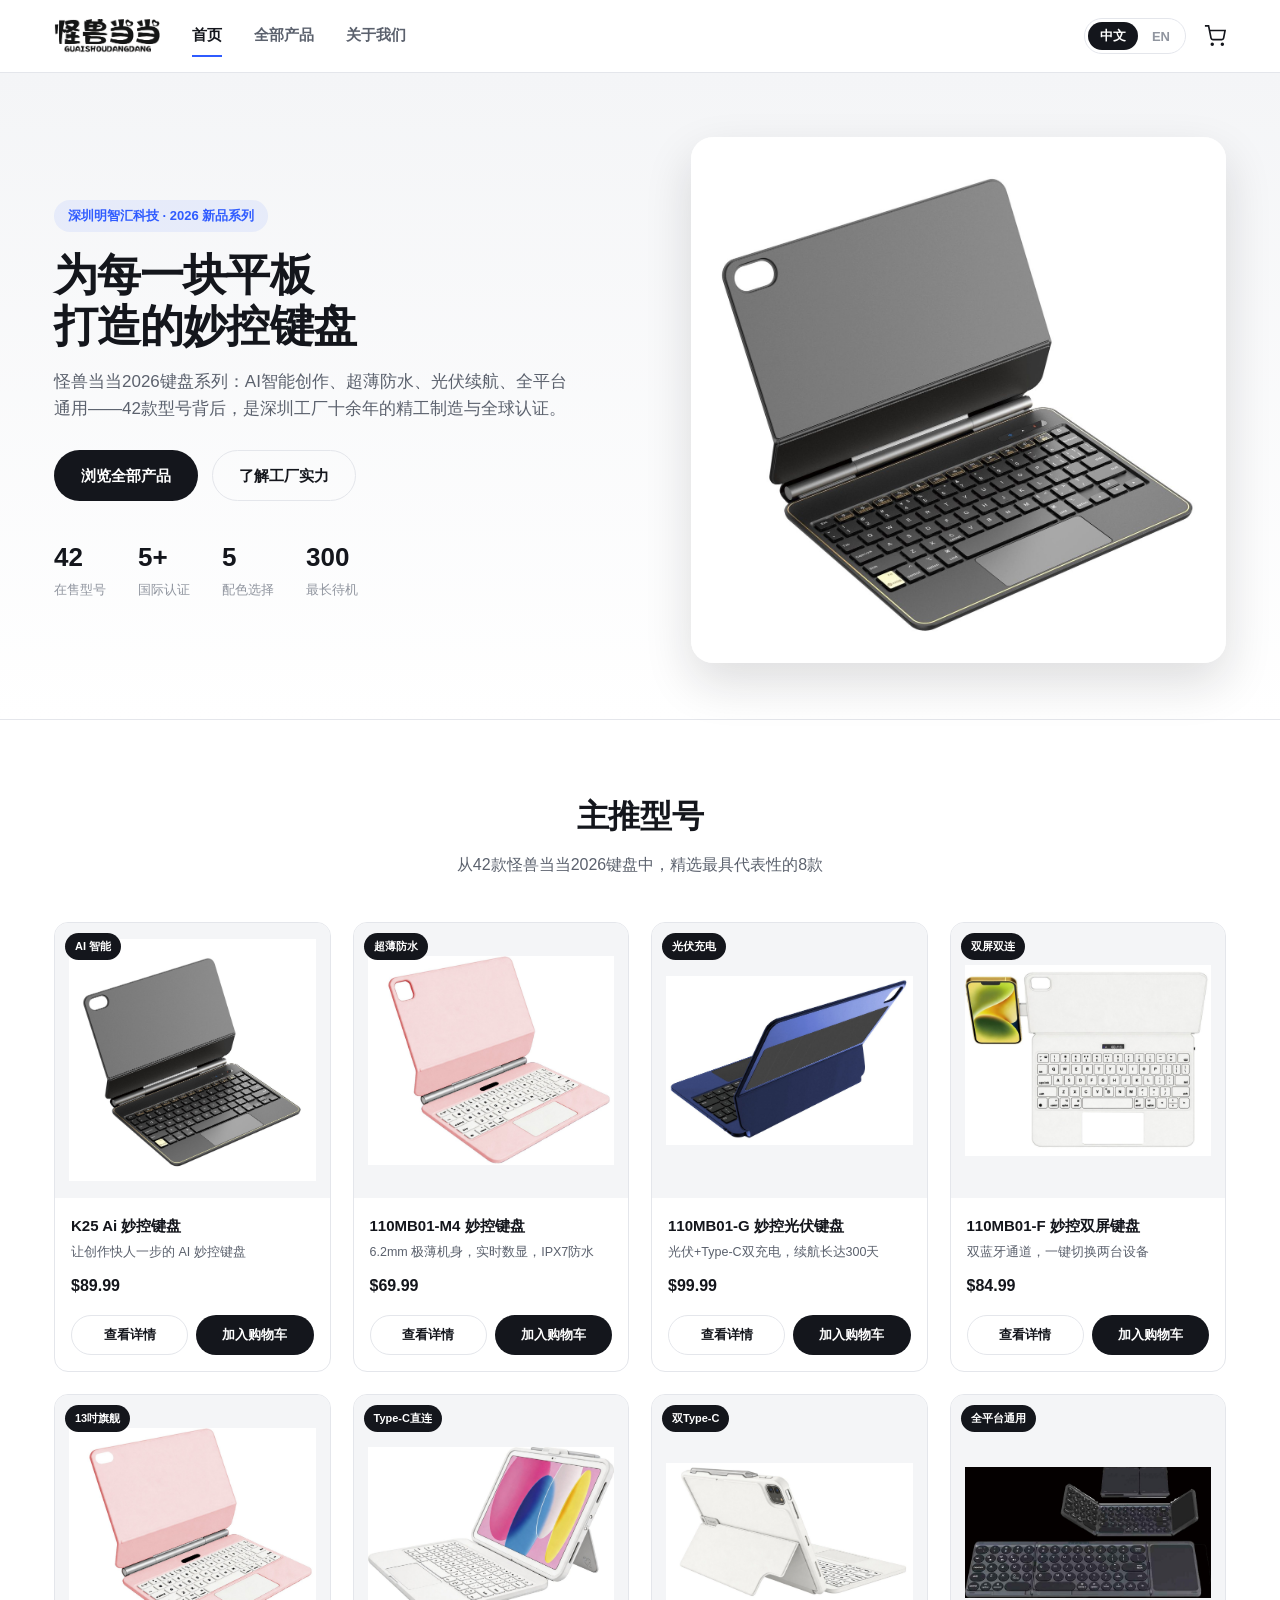
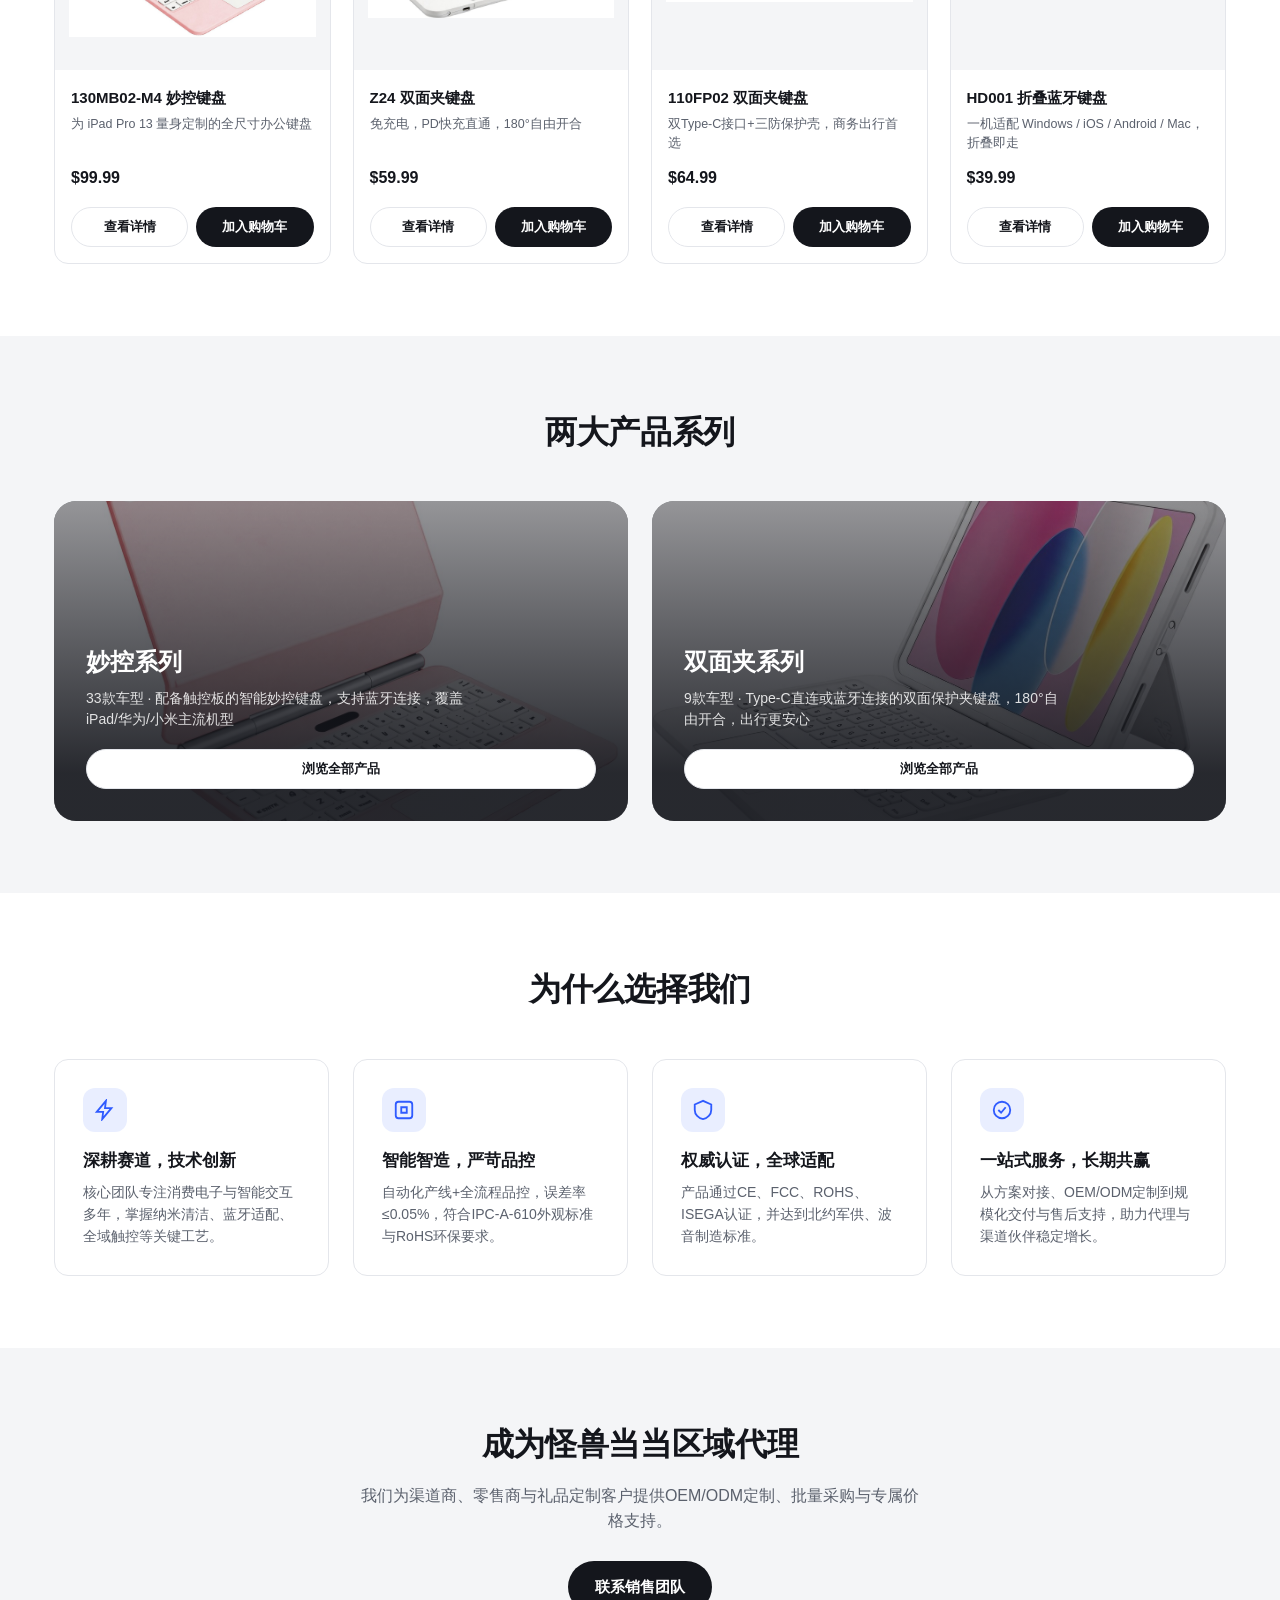
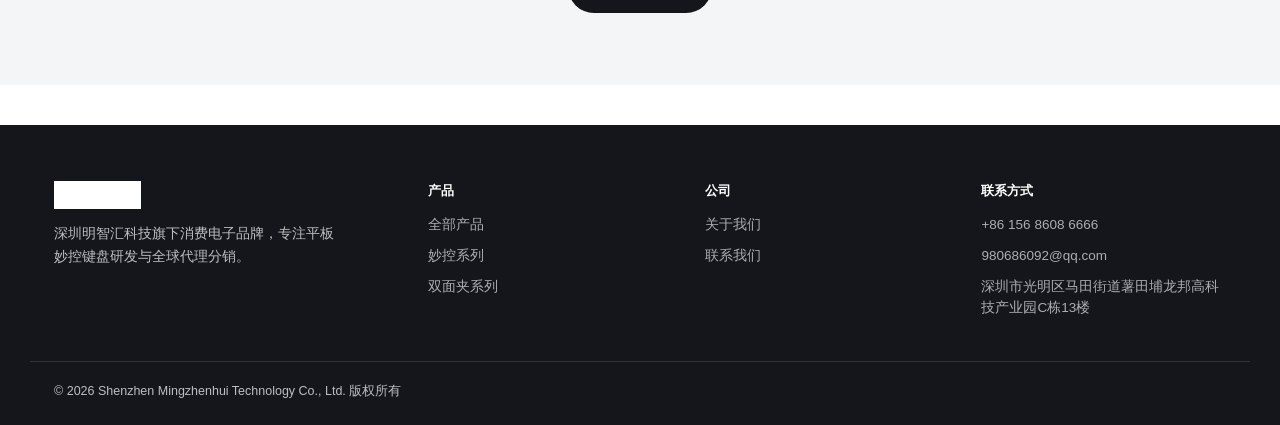
<file: 怪兽当当独立站/site/index.html>
<!DOCTYPE html>
<html lang="zh-CN">
<head>
<meta charset="UTF-8">
<meta name="viewport" content="width=device-width, initial-scale=1.0">
<title>MonsterDangDang 怪兽当当 | Magic Keyboards for Every Tablet</title>
<meta name="description" content="怪兽当当 MonsterDangDang — Shenzhen Mingzhenhui Technology's 2026 magic keyboard collection for iPad, HUAWEI and Xiaomi tablets.">
<link rel="icon" href="images/logo.png">
<link rel="stylesheet" href="css/style.css">
</head>
<body>

<div id="site-header"></div>

<section class="hero">
  <div class="container hero-inner">
    <div class="hero-copy">
      <span class="hero-eyebrow" data-i18n="hero.eyebrow"></span>
      <h1 class="hero-title" data-i18n="hero.title"></h1>
      <p class="hero-desc" data-i18n="hero.desc"></p>
      <div class="hero-ctas">
        <a href="shop.html" class="btn btn-primary" data-i18n="hero.cta.shop"></a>
        <a href="about.html" class="btn btn-outline" data-i18n="hero.cta.about"></a>
      </div>
      <div class="hero-stats">
        <div>
          <div class="hero-stat-num">42</div>
          <div class="hero-stat-label" data-i18n="hero.stat.models"></div>
        </div>
        <div>
          <div class="hero-stat-num">5+</div>
          <div class="hero-stat-label" data-i18n="hero.stat.certs"></div>
        </div>
        <div>
          <div class="hero-stat-num">5</div>
          <div class="hero-stat-label" data-i18n="hero.stat.colors"></div>
        </div>
        <div>
          <div class="hero-stat-num">300</div>
          <div class="hero-stat-label" data-i18n="hero.stat.standby"></div>
        </div>
      </div>
    </div>
    <div class="hero-media">
      <img src="images/k25-ai.jpg" alt="MonsterDangDang K25 Ai Magic Keyboard">
    </div>
  </div>
</section>

<section class="section">
  <div class="container">
    <div class="section-head">
      <h2 class="section-title" data-i18n="section.featured"></h2>
      <p class="section-desc" data-i18n="section.featured.desc"></p>
    </div>
    <div class="product-grid" id="featured-grid"></div>
  </div>
</section>

<section class="section section-alt">
  <div class="container">
    <div class="section-head">
      <h2 class="section-title" data-i18n="section.categories"></h2>
    </div>
    <div class="cat-grid">
      <a href="shop.html?series=magic" class="cat-card">
        <img src="images/130mb02-m4.jpg" alt="Magic Keyboard Series">
        <h3 data-i18n="cat.magic.title"></h3>
        <p data-i18n="cat.magic.desc"></p>
        <span class="btn btn-outline btn-sm" style="background:#fff;" data-i18n="hero.cta.shop"></span>
      </a>
      <a href="shop.html?series=folio" class="cat-card">
        <img src="images/z24.jpg" alt="Folio Keyboard Series">
        <h3 data-i18n="cat.folio.title"></h3>
        <p data-i18n="cat.folio.desc"></p>
        <span class="btn btn-outline btn-sm" style="background:#fff;" data-i18n="hero.cta.shop"></span>
      </a>
    </div>
  </div>
</section>

<section class="section">
  <div class="container">
    <div class="section-head">
      <h2 class="section-title" data-i18n="section.why"></h2>
    </div>
    <div class="why-grid">
      <div class="why-card">
        <div class="why-icon"><svg width="22" height="22" viewBox="0 0 24 24" fill="none" stroke="currentColor" stroke-width="2"><path d="M13 2 3 14h7l-1 8 10-12h-7l1-8z"/></svg></div>
        <h3 data-i18n="why.1.title"></h3>
        <p data-i18n="why.1.desc"></p>
      </div>
      <div class="why-card">
        <div class="why-icon"><svg width="22" height="22" viewBox="0 0 24 24" fill="none" stroke="currentColor" stroke-width="2"><rect x="3" y="3" width="18" height="18" rx="3"/><path d="M9 9h6v6H9z"/></svg></div>
        <h3 data-i18n="why.2.title"></h3>
        <p data-i18n="why.2.desc"></p>
      </div>
      <div class="why-card">
        <div class="why-icon"><svg width="22" height="22" viewBox="0 0 24 24" fill="none" stroke="currentColor" stroke-width="2"><path d="M12 2 3 6v6c0 5 4 9 9 10 5-1 9-5 9-10V6l-9-4z"/></svg></div>
        <h3 data-i18n="why.3.title"></h3>
        <p data-i18n="why.3.desc"></p>
      </div>
      <div class="why-card">
        <div class="why-icon"><svg width="22" height="22" viewBox="0 0 24 24" fill="none" stroke="currentColor" stroke-width="2"><circle cx="12" cy="12" r="9"/><path d="M8 12l3 3 5-6"/></svg></div>
        <h3 data-i18n="why.4.title"></h3>
        <p data-i18n="why.4.desc"></p>
      </div>
    </div>
  </div>
</section>

<section class="section section-alt">
  <div class="container" style="text-align:center;">
    <h2 class="section-title" data-i18n="section.cta.title" style="margin-bottom:14px;"></h2>
    <p class="section-desc" data-i18n="section.cta.desc" style="max-width:560px;margin:0 auto 28px;"></p>
    <a href="about.html#contact" class="btn btn-primary" data-i18n="section.cta.button"></a>
  </div>
</section>

<div id="site-footer"></div>
<div class="toast" id="toast"></div>

<script src="js/products.js"></script>
<script src="js/i18n.js"></script>
<script src="js/cart.js"></script>
<script src="js/layout.js"></script>
<script src="js/main.js"></script>
<script>
  renderHeader("home");
  renderFooter();
  renderFeaturedGrid();
</script>
</body>
</html>
</file>
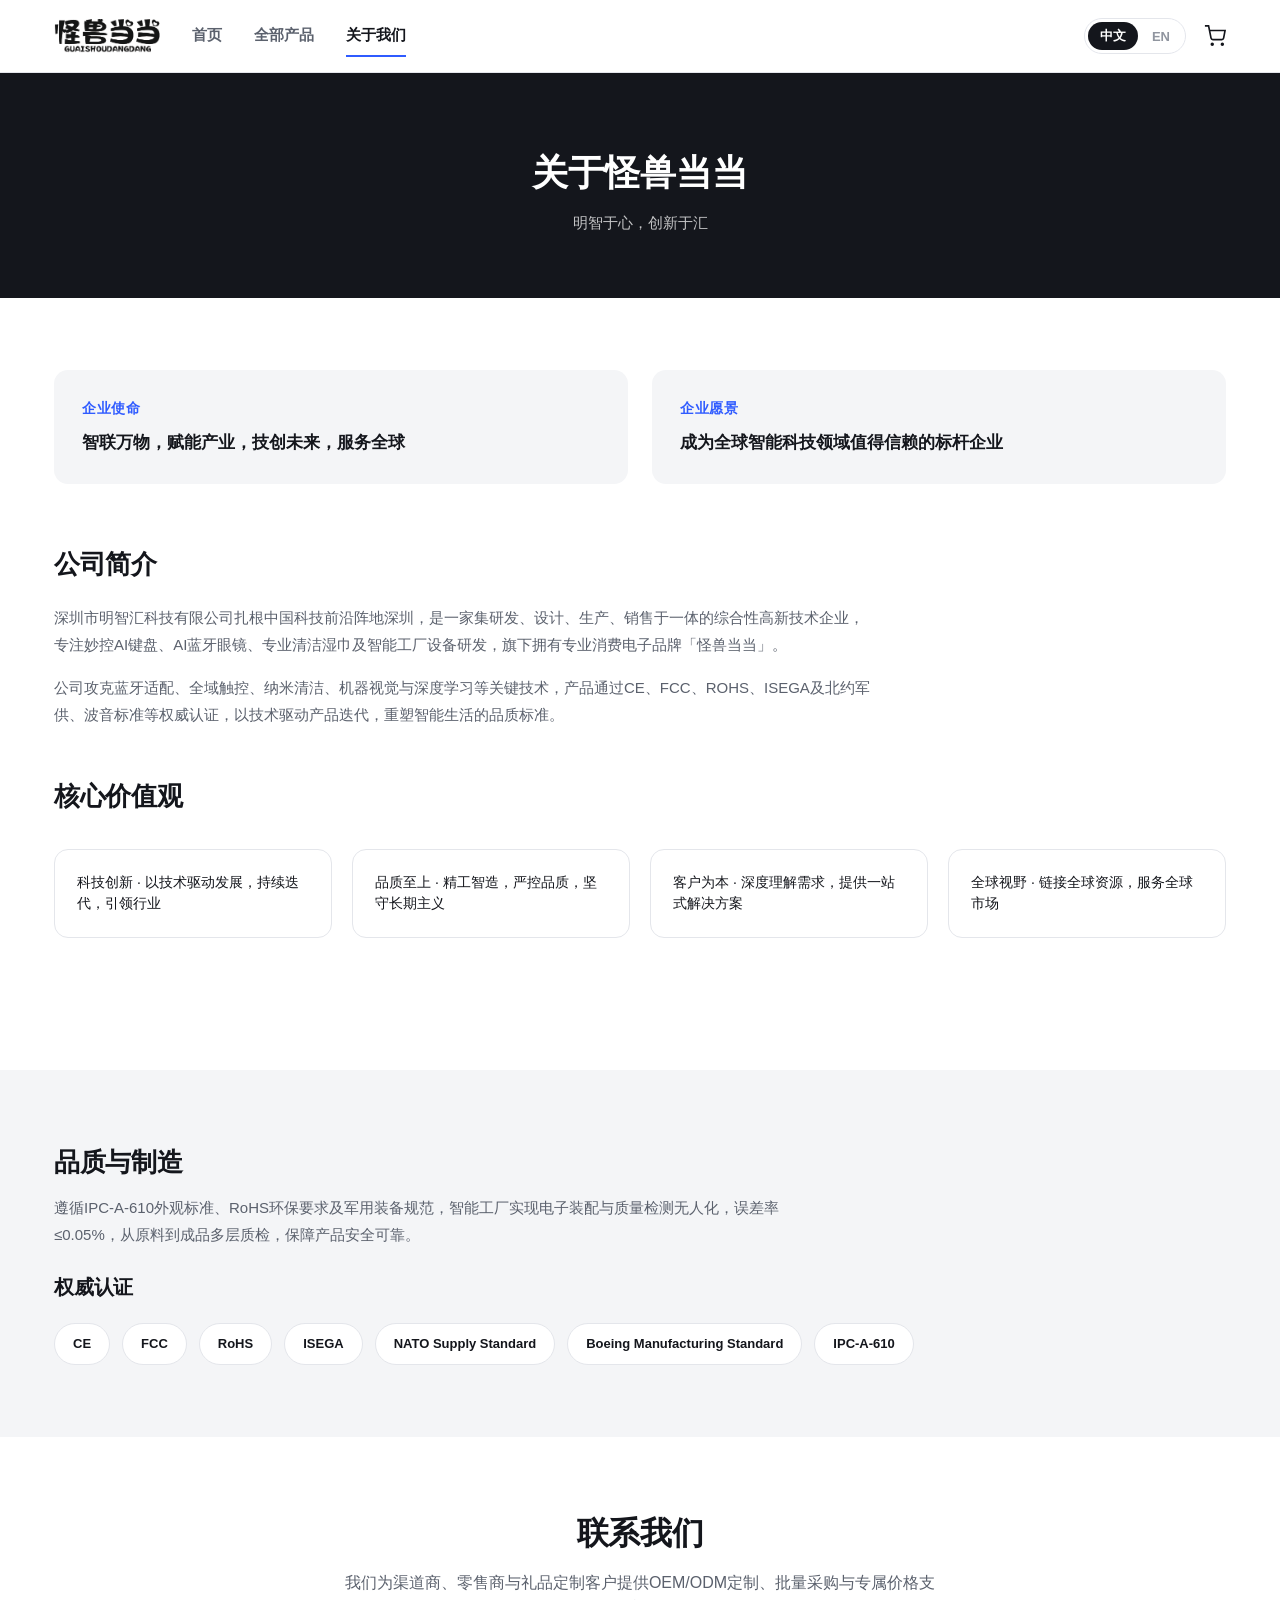
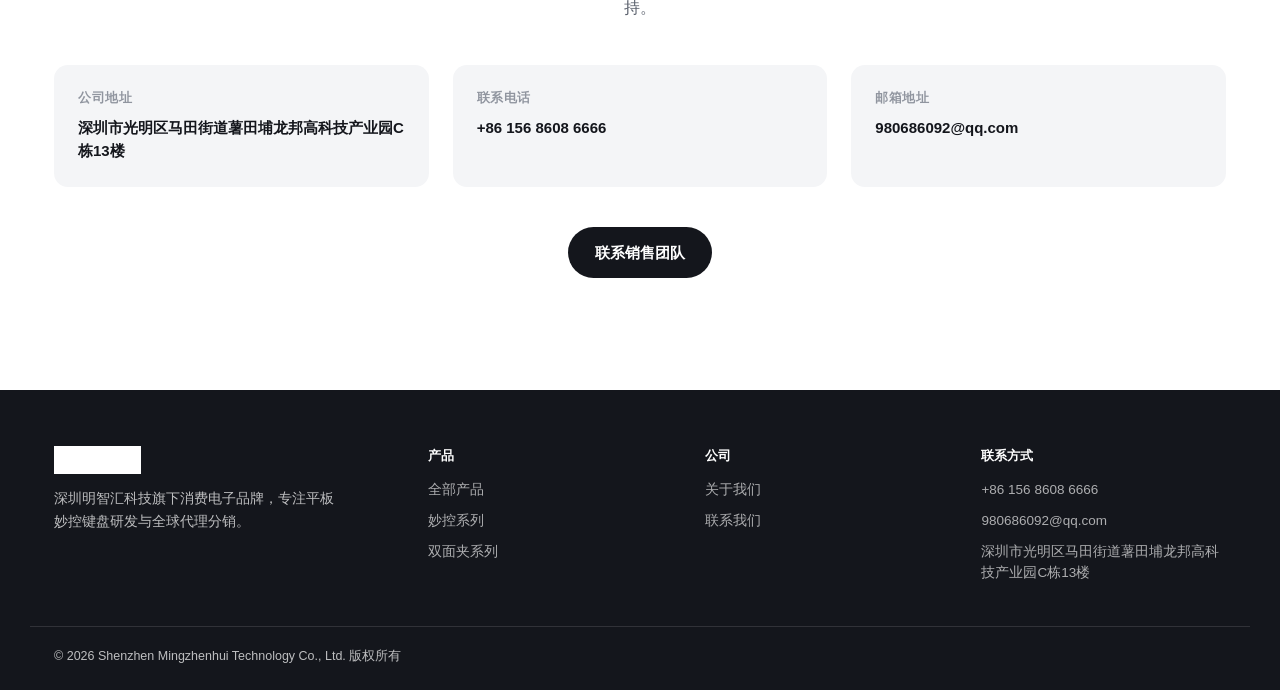
<file: 怪兽当当独立站/site/about.html>
<!DOCTYPE html>
<html lang="zh-CN">
<head>
<meta charset="UTF-8">
<meta name="viewport" content="width=device-width, initial-scale=1.0">
<title>About Us — MonsterDangDang 怪兽当当</title>
<link rel="icon" href="images/logo.png">
<link rel="stylesheet" href="css/style.css">
</head>
<body>

<div id="site-header"></div>

<section class="about-hero">
  <div class="container">
    <h1 data-i18n="about.title"></h1>
    <p data-i18n="about.tagline"></p>
  </div>
</section>

<section class="section">
  <div class="container">
    <div class="mv-grid">
      <div class="mv-card">
        <h3 data-i18n="about.mission.title"></h3>
        <p data-i18n="about.mission.desc"></p>
      </div>
      <div class="mv-card">
        <h3 data-i18n="about.vision.title"></h3>
        <p data-i18n="about.vision.desc"></p>
      </div>
    </div>

    <div class="section-head" style="text-align:left;max-width:none;margin-bottom:20px;">
      <h2 class="section-title" style="font-size:26px;" data-i18n="about.intro.title"></h2>
    </div>
    <p style="color:var(--ink-soft);font-size:15px;line-height:1.8;margin-bottom:16px;max-width:820px;" data-i18n="about.intro.p1"></p>
    <p style="color:var(--ink-soft);font-size:15px;line-height:1.8;max-width:820px;" data-i18n="about.intro.p2"></p>

    <div class="section-head" style="text-align:left;max-width:none;margin:48px 0 8px;">
      <h2 class="section-title" style="font-size:26px;" data-i18n="about.values.title"></h2>
    </div>
    <div class="values-grid">
      <div class="value-item" data-i18n="about.values.1"></div>
      <div class="value-item" data-i18n="about.values.2"></div>
      <div class="value-item" data-i18n="about.values.3"></div>
      <div class="value-item" data-i18n="about.values.4"></div>
    </div>
  </div>
</section>

<section class="section section-alt">
  <div class="container">
    <div class="section-head" style="text-align:left;max-width:none;margin-bottom:12px;">
      <h2 class="section-title" style="font-size:26px;" data-i18n="about.quality.title"></h2>
    </div>
    <p style="color:var(--ink-soft);font-size:15px;line-height:1.8;max-width:760px;margin-bottom:24px;" data-i18n="about.quality.desc"></p>

    <div class="section-head" style="text-align:left;max-width:none;margin-bottom:8px;">
      <h2 class="section-title" style="font-size:20px;" data-i18n="about.certs.title"></h2>
    </div>
    <div class="certs-row">
      <span class="cert-chip">CE</span>
      <span class="cert-chip">FCC</span>
      <span class="cert-chip">RoHS</span>
      <span class="cert-chip">ISEGA</span>
      <span class="cert-chip">NATO Supply Standard</span>
      <span class="cert-chip">Boeing Manufacturing Standard</span>
      <span class="cert-chip">IPC-A-610</span>
    </div>
  </div>
</section>

<section class="section" id="contact">
  <div class="container">
    <div class="section-head">
      <h2 class="section-title" data-i18n="about.contact.title"></h2>
      <p class="section-desc" data-i18n="section.cta.desc"></p>
    </div>
    <div class="contact-grid">
      <div class="contact-card">
        <h4 data-i18n="about.contact.address"></h4>
        <p data-i18n="about.contact.addressValue"></p>
      </div>
      <div class="contact-card">
        <h4 data-i18n="about.contact.phone"></h4>
        <p><a href="tel:15686086666">+86 156 8608 6666</a></p>
      </div>
      <div class="contact-card">
        <h4 data-i18n="about.contact.email"></h4>
        <p><a href="mailto:980686092@qq.com">980686092@qq.com</a></p>
      </div>
    </div>
    <div style="text-align:center;margin-top:40px;">
      <a href="mailto:980686092@qq.com" class="btn btn-primary" data-i18n="section.cta.button"></a>
    </div>
  </div>
</section>

<div id="site-footer"></div>

<script src="js/products.js"></script>
<script src="js/i18n.js"></script>
<script src="js/cart.js"></script>
<script src="js/layout.js"></script>
<script src="js/main.js"></script>
<script>
  renderHeader("about");
  renderFooter();
</script>
</body>
</html>
</file>
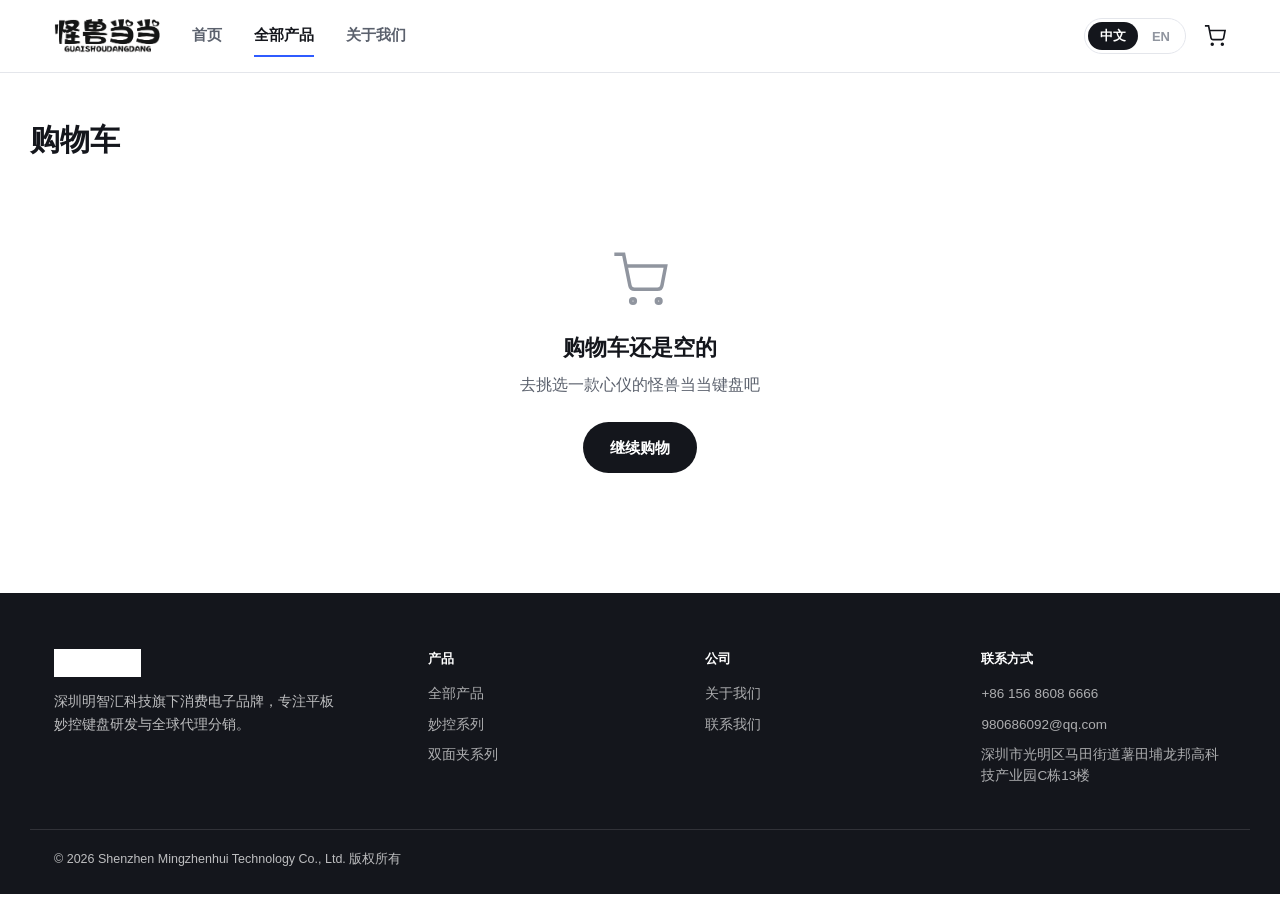
<file: 怪兽当当独立站/site/cart.html>
<!DOCTYPE html>
<html lang="zh-CN">
<head>
<meta charset="UTF-8">
<meta name="viewport" content="width=device-width, initial-scale=1.0">
<title>Cart — MonsterDangDang 怪兽当当</title>
<link rel="icon" href="images/logo.png">
<link rel="stylesheet" href="css/style.css">
</head>
<body>

<div id="site-header"></div>

<div class="page-header container">
  <h1 data-i18n="cart.title"></h1>
</div>

<div class="container" id="cart-container"></div>

<div id="site-footer"></div>
<div class="toast" id="toast"></div>

<script src="js/products.js"></script>
<script src="js/i18n.js"></script>
<script src="js/cart.js"></script>
<script src="js/layout.js"></script>
<script src="js/main.js"></script>
<script>
  renderHeader("shop");
  renderFooter();
  renderCartPage();
  document.addEventListener("langchange", renderCartPage);
</script>
</body>
</html>
</file>
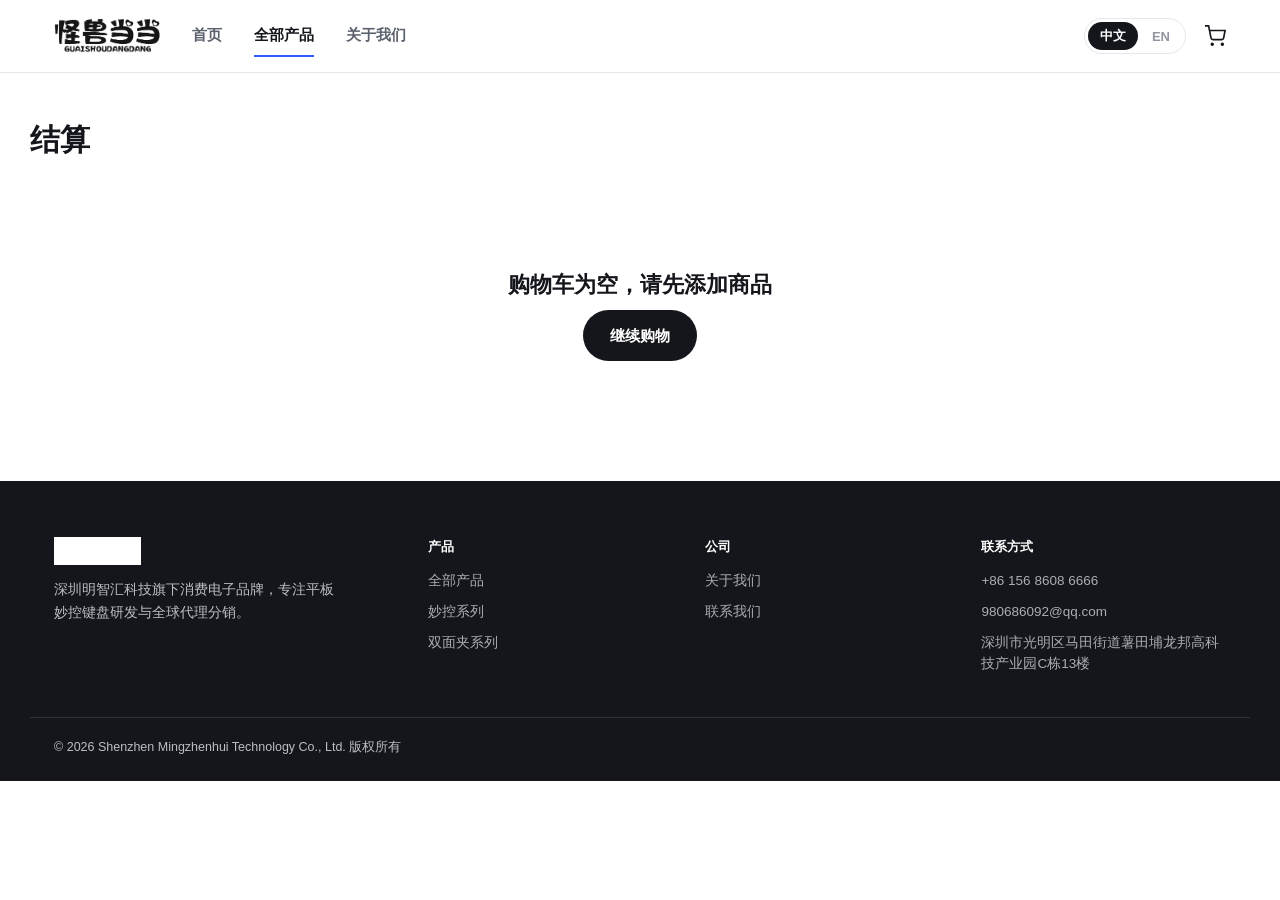
<file: 怪兽当当独立站/site/checkout.html>
<!DOCTYPE html>
<html lang="zh-CN">
<head>
<meta charset="UTF-8">
<meta name="viewport" content="width=device-width, initial-scale=1.0">
<title>Checkout — MonsterDangDang 怪兽当当</title>
<link rel="icon" href="images/logo.png">
<link rel="stylesheet" href="css/style.css">
</head>
<body>

<div id="site-header"></div>

<div class="page-header container">
  <h1 data-i18n="checkout.title"></h1>
</div>

<div class="container" id="checkout-container"></div>

<div id="site-footer"></div>
<div class="toast" id="toast"></div>

<script src="js/products.js"></script>
<script src="js/i18n.js"></script>
<script src="js/cart.js"></script>
<script src="js/layout.js"></script>
<script src="js/main.js"></script>
<script>
  renderHeader("shop");
  renderFooter();
  initCheckoutPage();
</script>
</body>
</html>
</file>
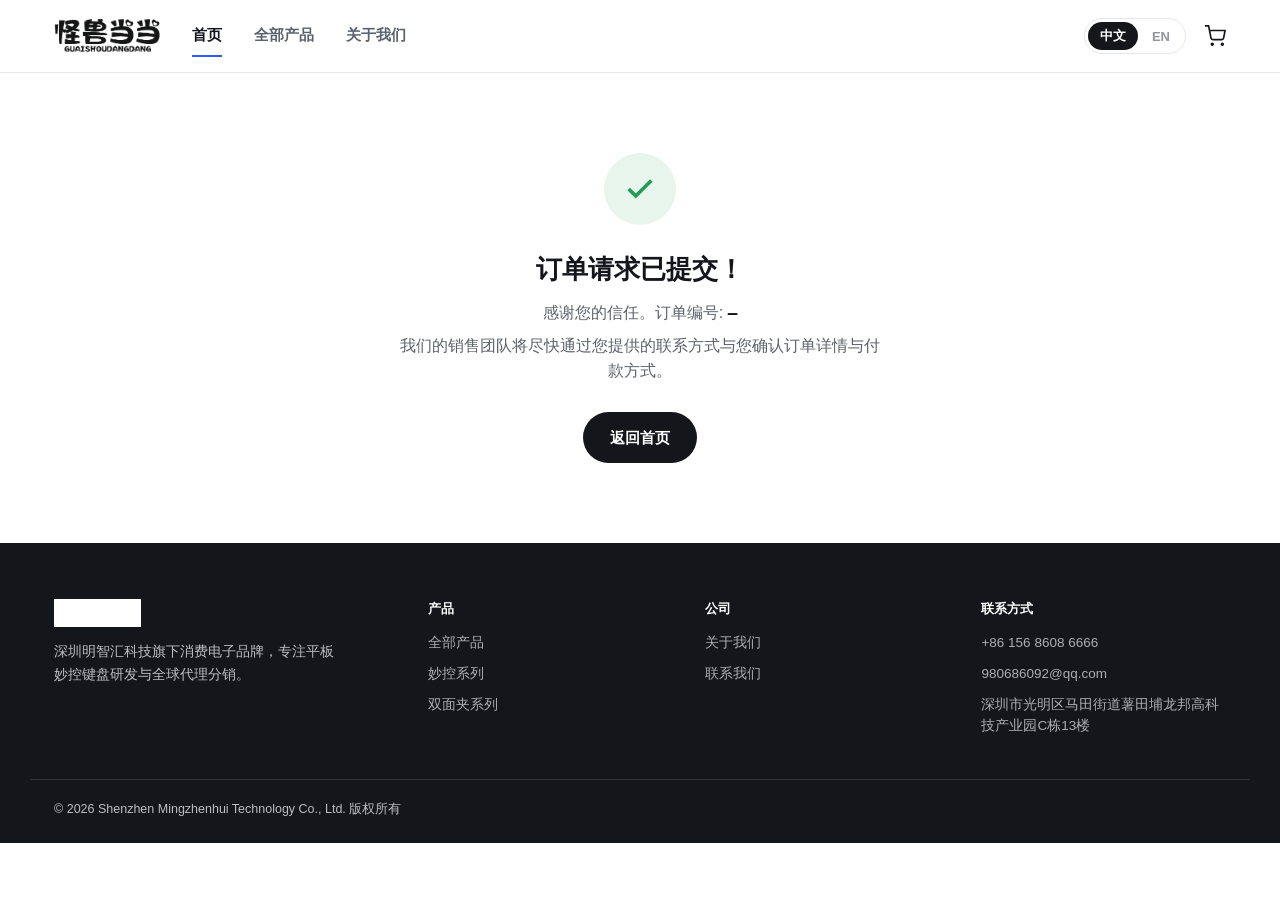
<file: 怪兽当当独立站/site/confirmation.html>
<!DOCTYPE html>
<html lang="zh-CN">
<head>
<meta charset="UTF-8">
<meta name="viewport" content="width=device-width, initial-scale=1.0">
<title>Order Confirmed — MonsterDangDang 怪兽当当</title>
<link rel="icon" href="images/logo.png">
<link rel="stylesheet" href="css/style.css">
</head>
<body>

<div id="site-header"></div>

<div class="confirm-box">
  <div class="confirm-icon">
    <svg width="34" height="34" viewBox="0 0 24 24" fill="none" stroke="currentColor" stroke-width="2.5"><polyline points="20 6 9 17 4 12"/></svg>
  </div>
  <h1 data-i18n="confirm.title"></h1>
  <p><span data-i18n="confirm.desc"></span>: <span class="order-ref" id="order-ref"></span></p>
  <p data-i18n="confirm.desc2"></p>
  <div style="margin-top:28px;">
    <a href="index.html" class="btn btn-primary" data-i18n="confirm.backHome"></a>
  </div>
</div>

<div id="site-footer"></div>

<script src="js/products.js"></script>
<script src="js/i18n.js"></script>
<script src="js/cart.js"></script>
<script src="js/layout.js"></script>
<script src="js/main.js"></script>
<script>
  renderHeader("home");
  renderFooter();
  document.getElementById("order-ref").textContent = localStorage.getItem("mdd_last_order_ref") || "—";
</script>
</body>
</html>
</file>
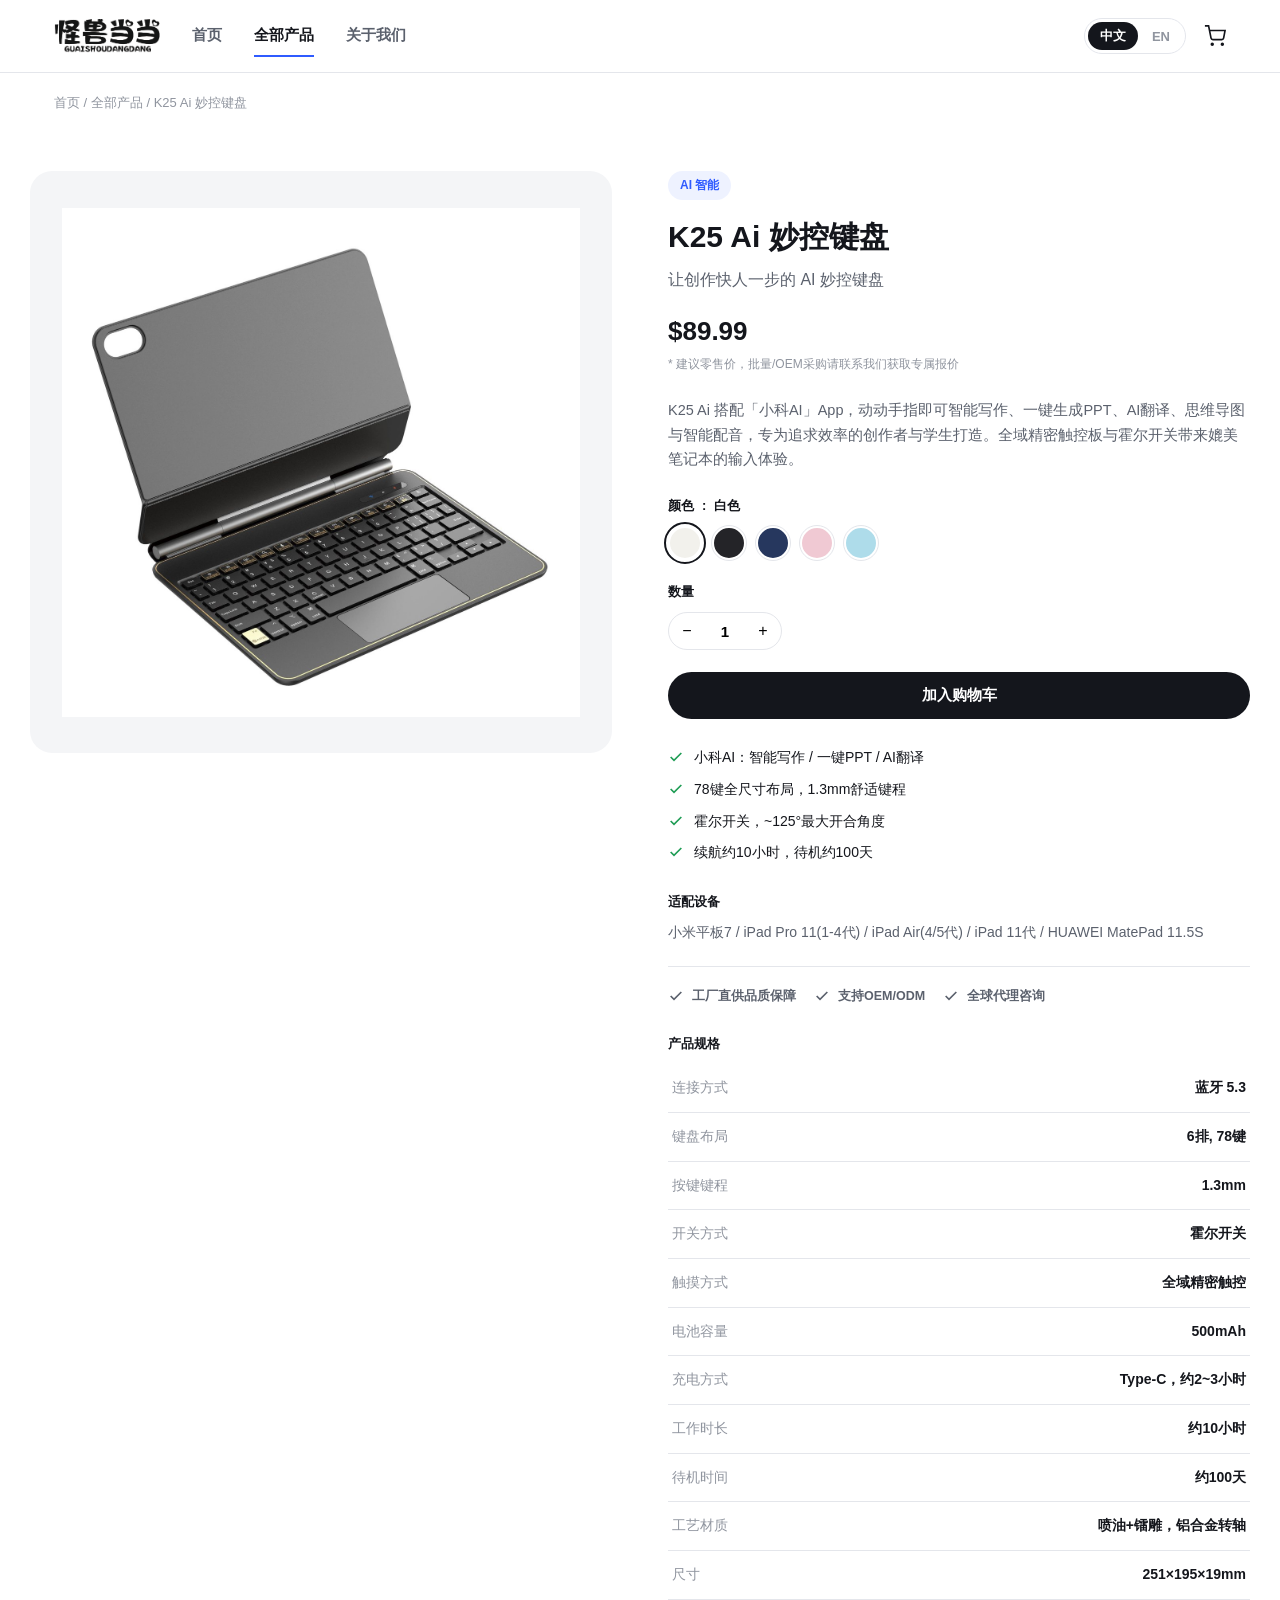
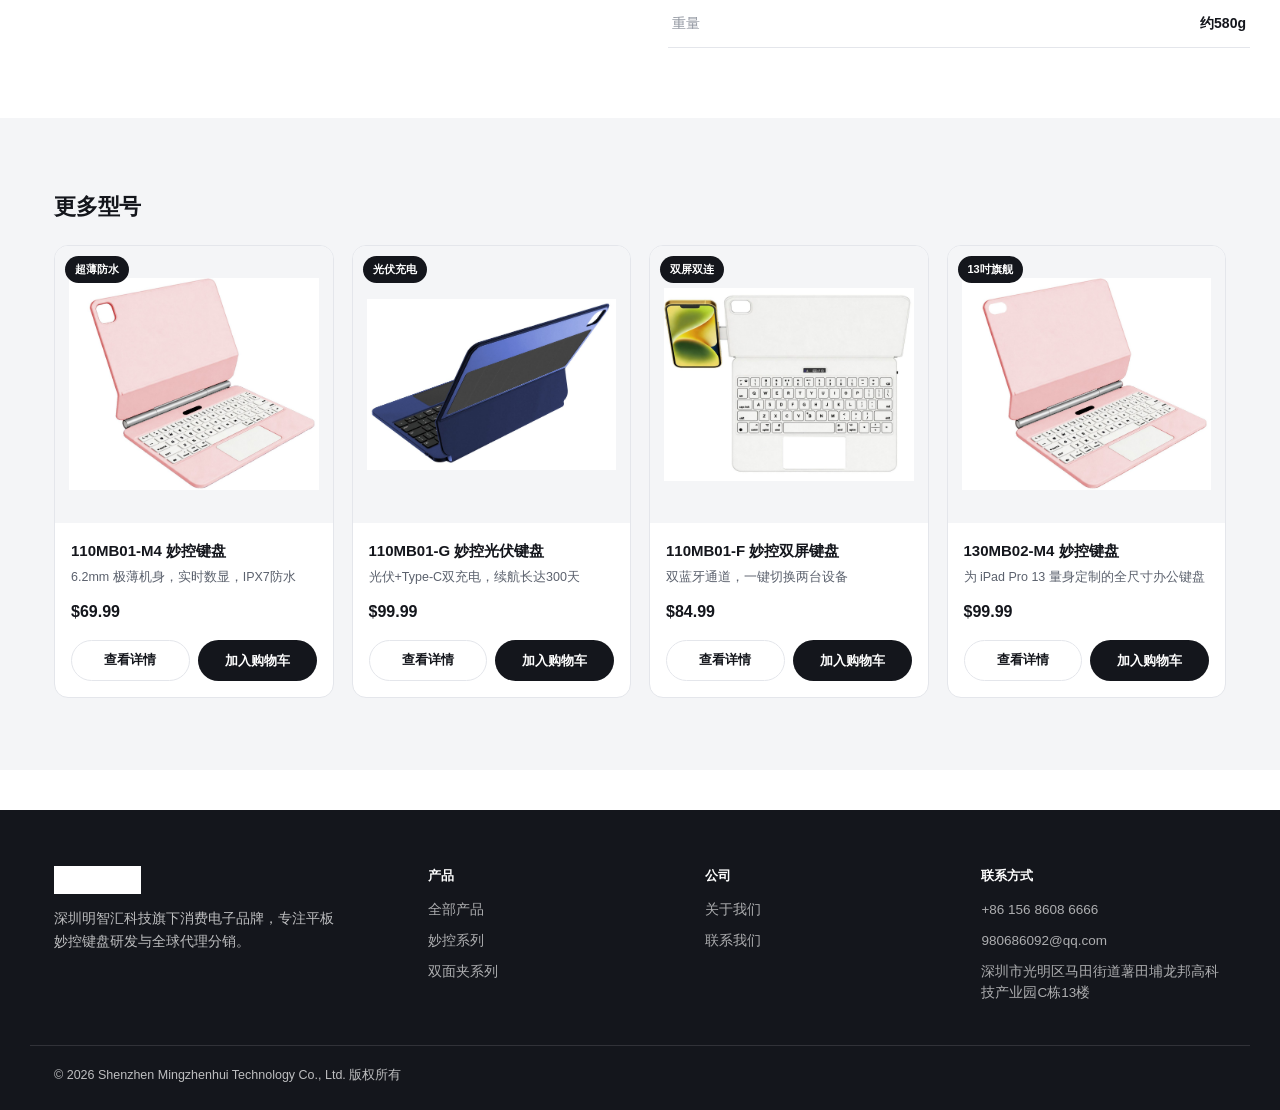
<file: 怪兽当当独立站/site/product.html>
<!DOCTYPE html>
<html lang="zh-CN">
<head>
<meta charset="UTF-8">
<meta name="viewport" content="width=device-width, initial-scale=1.0">
<title>Product — MonsterDangDang 怪兽当当</title>
<link rel="icon" href="images/logo.png">
<link rel="stylesheet" href="css/style.css">
</head>
<body>

<div id="site-header"></div>

<div class="container">
  <div class="breadcrumb" style="margin-top:20px;">
    <a href="index.html" data-i18n="nav.home"></a> / <a href="shop.html" data-i18n="nav.shop"></a> / <span id="crumb-name"></span>
  </div>
</div>

<div class="container product-detail" id="product-detail"></div>

<section class="section section-alt" id="related-section">
  <div class="container">
    <h2 class="section-title" data-i18n="product.related" style="font-size:22px;margin-bottom:0;"></h2>
    <div class="related-grid" id="related-grid"></div>
  </div>
</section>

<div id="site-footer"></div>
<div class="toast" id="toast"></div>

<script src="js/products.js"></script>
<script src="js/i18n.js"></script>
<script src="js/cart.js"></script>
<script src="js/layout.js"></script>
<script src="js/main.js"></script>
<script>
  renderHeader("shop");
  renderFooter();
  initProductPage();
</script>
</body>
</html>
</file>
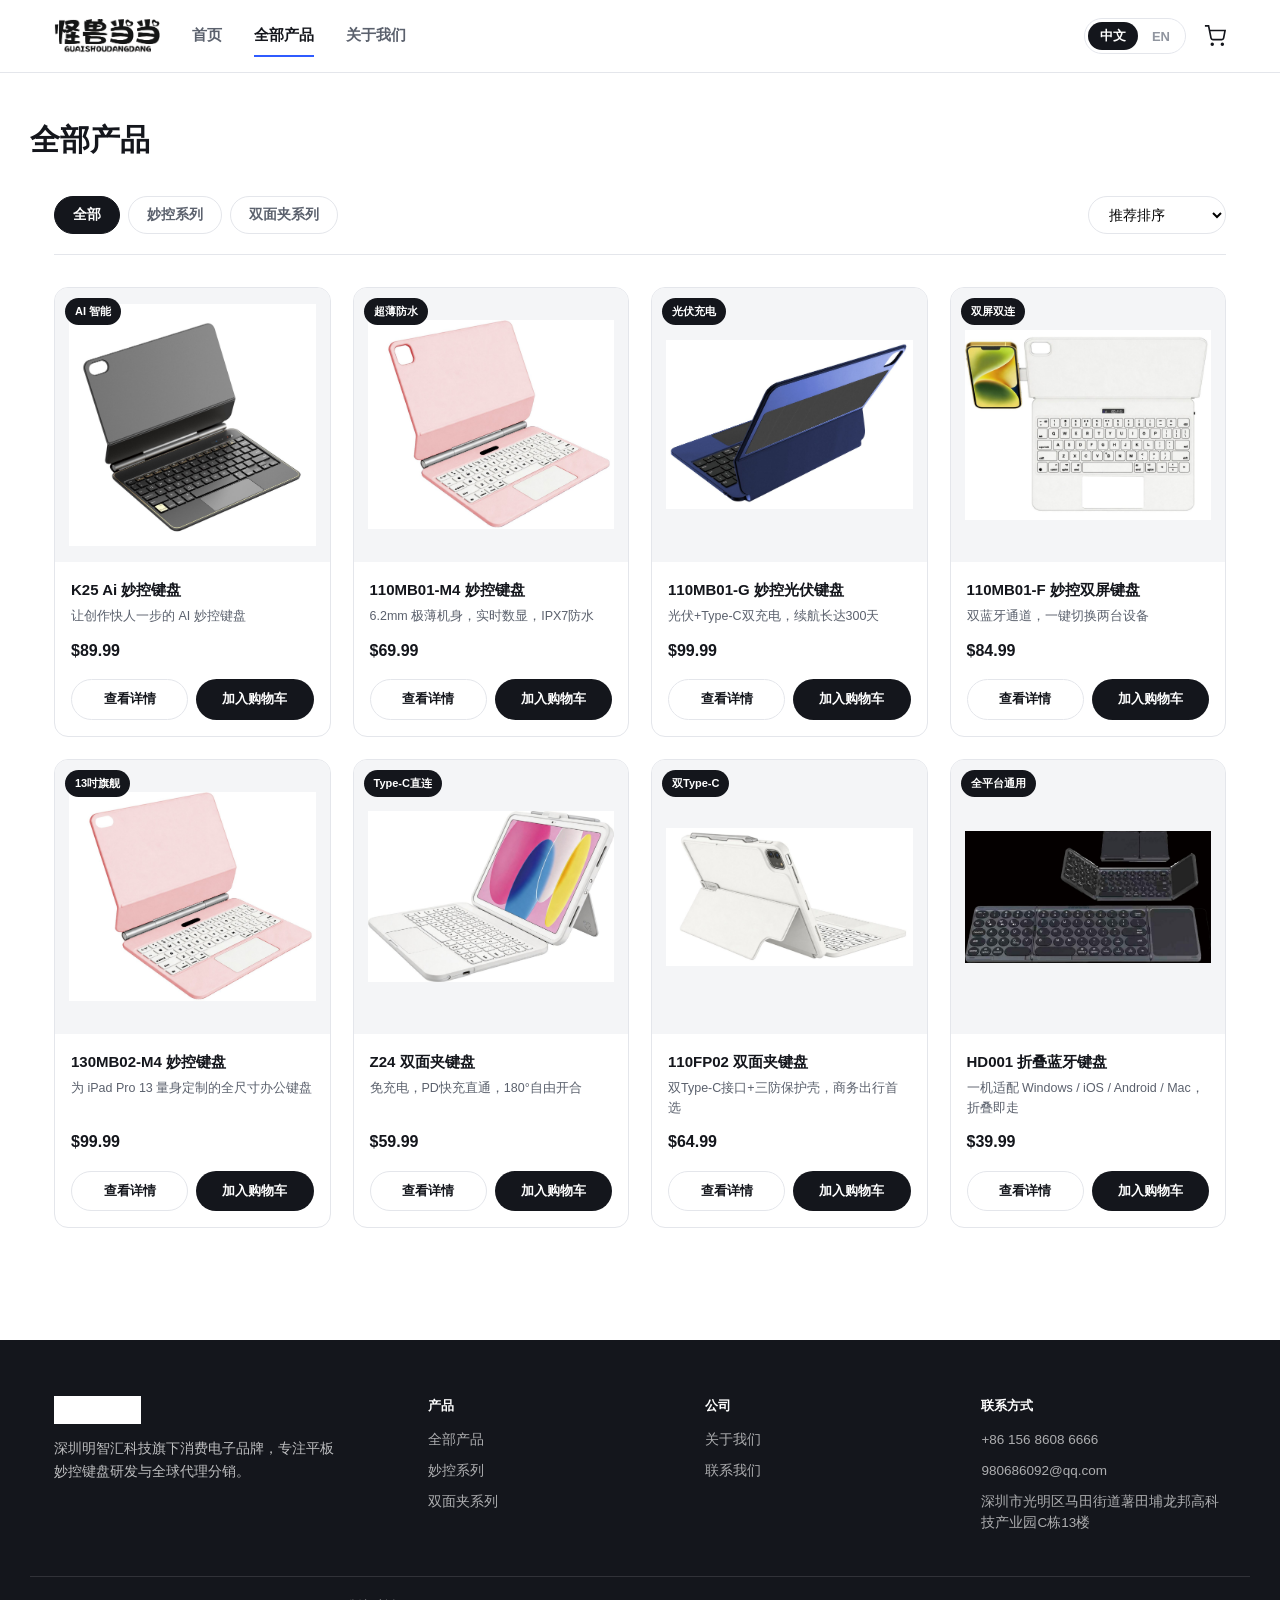
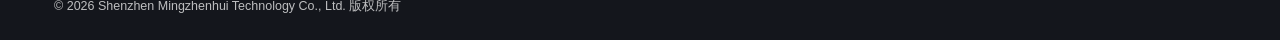
<file: 怪兽当当独立站/site/shop.html>
<!DOCTYPE html>
<html lang="zh-CN">
<head>
<meta charset="UTF-8">
<meta name="viewport" content="width=device-width, initial-scale=1.0">
<title>Shop All — MonsterDangDang 怪兽当当</title>
<link rel="icon" href="images/logo.png">
<link rel="stylesheet" href="css/style.css">
</head>
<body>

<div id="site-header"></div>

<div class="page-header container">
  <h1 data-i18n="shop.title"></h1>
</div>

<section class="section" style="padding-top:24px;">
  <div class="container">
    <div class="filter-bar">
      <div class="filter-tabs" id="filter-tabs">
        <button class="filter-tab" data-filter="all" data-i18n="shop.filter.all"></button>
        <button class="filter-tab" data-filter="magic" data-i18n="shop.filter.magic"></button>
        <button class="filter-tab" data-filter="folio" data-i18n="shop.filter.folio"></button>
      </div>
      <select class="sort-select" id="sort-select">
        <option value="default" data-i18n="shop.sort.default"></option>
        <option value="priceAsc" data-i18n="shop.sort.priceAsc"></option>
        <option value="priceDesc" data-i18n="shop.sort.priceDesc"></option>
      </select>
    </div>
    <div class="product-grid" id="shop-grid"></div>
  </div>
</section>

<div id="site-footer"></div>
<div class="toast" id="toast"></div>

<script src="js/products.js"></script>
<script src="js/i18n.js"></script>
<script src="js/cart.js"></script>
<script src="js/layout.js"></script>
<script src="js/main.js"></script>
<script>
  renderHeader("shop");
  renderFooter();
  initShopPage();
</script>
</body>
</html>
</file>
<file: 怪兽当当独立站/site/css/style.css>
:root {
  --ink: #14161c;
  --ink-soft: #5b616d;
  --ink-faint: #90959f;
  --bg: #ffffff;
  --bg-alt: #f4f5f7;
  --bg-dark: #14161c;
  --line: #e4e6eb;
  --primary: #2f5bff;
  --primary-dark: #1d3fd6;
  --accent: #ff6b4a;
  --success: #1f9d55;
  --radius-sm: 8px;
  --radius-md: 14px;
  --radius-lg: 22px;
  --shadow-sm: 0 1px 3px rgba(20, 22, 28, 0.06), 0 1px 2px rgba(20, 22, 28, 0.04);
  --shadow-md: 0 8px 24px rgba(20, 22, 28, 0.08);
  --shadow-lg: 0 20px 48px rgba(20, 22, 28, 0.14);
  --container: 1220px;
  --font: -apple-system, BlinkMacSystemFont, "Segoe UI", "PingFang SC", "Microsoft YaHei", "Helvetica Neue", Arial, sans-serif;
}

* { box-sizing: border-box; }
html, body { margin: 0; padding: 0; }
body {
  font-family: var(--font);
  color: var(--ink);
  background: var(--bg);
  line-height: 1.55;
  -webkit-font-smoothing: antialiased;
}
img { max-width: 100%; display: block; }
a { color: inherit; text-decoration: none; }
ul { margin: 0; padding: 0; list-style: none; }
h1, h2, h3, h4, p { margin: 0; }
button { font-family: inherit; cursor: pointer; }

.container {
  max-width: var(--container);
  margin: 0 auto;
  padding: 0 24px;
}

/* ---------- Header ---------- */
.site-header {
  position: sticky;
  top: 0;
  z-index: 100;
  background: rgba(255, 255, 255, 0.92);
  backdrop-filter: saturate(180%) blur(10px);
  border-bottom: 1px solid var(--line);
}
.header-inner {
  display: flex;
  align-items: center;
  justify-content: space-between;
  height: 72px;
  gap: 24px;
}
.brand { display: flex; align-items: center; flex-shrink: 0; }
.brand-logo { height: 34px; width: auto; }
.main-nav { display: flex; gap: 32px; margin-left: 8px; }
.main-nav a {
  font-size: 15px;
  font-weight: 600;
  color: var(--ink-soft);
  padding: 8px 0;
  border-bottom: 2px solid transparent;
  transition: color 0.15s;
}
.main-nav a:hover, .main-nav a.active { color: var(--ink); border-bottom-color: var(--primary); }
.header-actions { display: flex; align-items: center; gap: 18px; margin-left: auto; }
.lang-switch { display: flex; border: 1px solid var(--line); border-radius: 999px; padding: 3px; gap: 2px; }
.lang-btn {
  border: none; background: transparent; font-size: 13px; font-weight: 600;
  padding: 5px 12px; border-radius: 999px; color: var(--ink-faint);
}
.lang-btn.active { background: var(--ink); color: #fff; }
.cart-link { position: relative; display: flex; align-items: center; color: var(--ink); }
.cart-count {
  position: absolute; top: -8px; right: -10px; background: var(--accent); color: #fff;
  font-size: 11px; font-weight: 700; min-width: 18px; height: 18px; border-radius: 999px;
  align-items: center; justify-content: center; display: none; padding: 0 4px;
}
.nav-toggle { display: none; background: none; border: none; color: var(--ink); padding: 4px; }

@media (max-width: 860px) {
  .main-nav {
    position: fixed; top: 72px; left: 0; right: 0; background: #fff; border-bottom: 1px solid var(--line);
    flex-direction: column; gap: 0; padding: 8px 24px 16px; transform: translateY(-8px); opacity: 0;
    pointer-events: none; transition: all 0.18s;
  }
  .main-nav.open { transform: translateY(0); opacity: 1; pointer-events: auto; }
  .main-nav a { padding: 12px 0; border-bottom: 1px solid var(--line); }
  .nav-toggle { display: block; }
  .lang-switch { order: 1; }
}

/* ---------- Buttons ---------- */
.btn {
  display: inline-flex; align-items: center; justify-content: center; gap: 8px;
  padding: 13px 26px; border-radius: 999px; font-size: 15px; font-weight: 700;
  border: 1px solid transparent; transition: all 0.15s; white-space: nowrap;
}
.btn-primary { background: var(--ink); color: #fff; }
.btn-primary:hover { background: var(--primary); }
.btn-outline { background: transparent; color: var(--ink); border-color: var(--line); }
.btn-outline:hover { border-color: var(--ink); }
.btn-accent { background: var(--accent); color: #fff; }
.btn-accent:hover { background: #ff5433; }
.btn-block { width: 100%; }
.btn-sm { padding: 9px 18px; font-size: 13px; }
.btn:disabled { opacity: 0.5; cursor: not-allowed; }

/* ---------- Hero ---------- */
.hero {
  background: linear-gradient(180deg, #f4f5f7 0%, #ffffff 100%);
  padding: 64px 0 56px;
  border-bottom: 1px solid var(--line);
}
.hero-inner { display: grid; grid-template-columns: 1.1fr 1fr; gap: 48px; align-items: center; }
.hero-eyebrow {
  display: inline-block; font-size: 13px; font-weight: 700; color: var(--primary);
  background: rgba(47, 91, 255, 0.08); padding: 6px 14px; border-radius: 999px; margin-bottom: 18px;
}
.hero-title { font-size: 44px; line-height: 1.15; font-weight: 800; letter-spacing: -0.02em; margin-bottom: 18px; }
.hero-desc { font-size: 17px; color: var(--ink-soft); max-width: 520px; margin-bottom: 28px; }
.hero-ctas { display: flex; gap: 14px; flex-wrap: wrap; margin-bottom: 36px; }
.hero-stats { display: flex; gap: 32px; flex-wrap: wrap; }
.hero-stat-num { font-size: 26px; font-weight: 800; }
.hero-stat-label { font-size: 13px; color: var(--ink-faint); margin-top: 2px; }
.hero-media {
  border-radius: var(--radius-lg); overflow: hidden; background: #fff;
  box-shadow: var(--shadow-lg); position: relative;
}
.hero-media img { width: 100%; height: 100%; object-fit: cover; }

@media (max-width: 900px) {
  .hero-inner { grid-template-columns: 1fr; }
  .hero-title { font-size: 32px; }
  .hero { padding: 40px 0; }
}

/* ---------- Sections ---------- */
.section { padding: 72px 0; }
.section-alt { background: var(--bg-alt); }
.section-head { text-align: center; max-width: 620px; margin: 0 auto 44px; }
.section-title { font-size: 32px; font-weight: 800; letter-spacing: -0.01em; margin-bottom: 12px; }
.section-desc { color: var(--ink-soft); font-size: 16px; }

/* ---------- Why-us grid ---------- */
.why-grid { display: grid; grid-template-columns: repeat(4, 1fr); gap: 24px; }
.why-card { padding: 28px; border-radius: var(--radius-md); background: #fff; border: 1px solid var(--line); }
.why-icon {
  width: 44px; height: 44px; border-radius: 12px; background: rgba(47, 91, 255, 0.1);
  display: flex; align-items: center; justify-content: center; color: var(--primary); margin-bottom: 16px;
}
.why-card h3 { font-size: 17px; font-weight: 700; margin-bottom: 8px; }
.why-card p { font-size: 14px; color: var(--ink-soft); }
@media (max-width: 900px) { .why-grid { grid-template-columns: 1fr 1fr; } }
@media (max-width: 560px) { .why-grid { grid-template-columns: 1fr; } }

/* ---------- Category cards ---------- */
.cat-grid { display: grid; grid-template-columns: 1fr 1fr; gap: 24px; }
.cat-card {
  position: relative; border-radius: var(--radius-lg); overflow: hidden; min-height: 320px;
  display: flex; flex-direction: column; justify-content: flex-end; padding: 32px;
  background: var(--ink); color: #fff; isolation: isolate;
}
.cat-card img { position: absolute; inset: 0; width: 100%; height: 100%; object-fit: cover; z-index: -2; opacity: 0.55; }
.cat-card::after {
  content: ""; position: absolute; inset: 0; z-index: -1;
  background: linear-gradient(180deg, rgba(20,22,28,0) 0%, rgba(20,22,28,0.85) 85%);
}
.cat-card h3 { font-size: 24px; font-weight: 800; margin-bottom: 8px; }
.cat-card p { font-size: 14px; opacity: 0.85; margin-bottom: 18px; max-width: 380px; }
@media (max-width: 760px) { .cat-grid { grid-template-columns: 1fr; } }

/* ---------- Product grid / cards ---------- */
.product-grid { display: grid; grid-template-columns: repeat(4, 1fr); gap: 22px; }
@media (max-width: 1080px) { .product-grid { grid-template-columns: repeat(3, 1fr); } }
@media (max-width: 760px) { .product-grid { grid-template-columns: repeat(2, 1fr); gap: 14px; } }
@media (max-width: 480px) { .product-grid { grid-template-columns: 1fr 1fr; } }

.product-card {
  background: #fff; border: 1px solid var(--line); border-radius: var(--radius-md); overflow: hidden;
  display: flex; flex-direction: column; transition: box-shadow 0.15s, transform 0.15s;
}
.product-card:hover { box-shadow: var(--shadow-md); transform: translateY(-2px); }
.product-card-img { position: relative; aspect-ratio: 1/1; background: var(--bg-alt); overflow: hidden; }
.product-card-img img { width: 100%; height: 100%; object-fit: contain; padding: 14px; }
.product-badge {
  position: absolute; top: 10px; left: 10px; background: var(--ink); color: #fff;
  font-size: 11px; font-weight: 700; padding: 5px 10px; border-radius: 999px;
}
.product-card-body { padding: 16px; display: flex; flex-direction: column; gap: 6px; flex: 1; }
.product-card-name { font-size: 15px; font-weight: 700; }
.product-card-tagline { font-size: 12.5px; color: var(--ink-soft); flex: 1; }
.product-card-price { font-size: 16px; font-weight: 800; margin-top: 6px; }
.product-card-actions { display: flex; gap: 8px; padding: 0 16px 16px; }
.product-card-actions .btn { flex: 1; }

/* ---------- Filter bar ---------- */
.filter-bar {
  display: flex; align-items: center; justify-content: space-between; flex-wrap: wrap; gap: 16px;
  margin-bottom: 32px; padding-bottom: 20px; border-bottom: 1px solid var(--line);
}
.filter-tabs { display: flex; gap: 8px; flex-wrap: wrap; }
.filter-tab {
  border: 1px solid var(--line); background: #fff; padding: 9px 18px; border-radius: 999px;
  font-size: 14px; font-weight: 600; color: var(--ink-soft);
}
.filter-tab.active { background: var(--ink); color: #fff; border-color: var(--ink); }
.sort-select { border: 1px solid var(--line); border-radius: 999px; padding: 9px 16px; font-size: 14px; background: #fff; }

/* ---------- Product detail ---------- */
.product-detail { display: grid; grid-template-columns: 1fr 1fr; gap: 56px; padding: 48px 0; }
.product-gallery { background: var(--bg-alt); border-radius: var(--radius-lg); overflow: hidden; aspect-ratio: 1/1; display: flex; align-items: center; justify-content: center; }
.product-gallery img { width: 100%; height: 100%; object-fit: contain; padding: 32px; }
.product-info-badge { display: inline-block; font-size: 12px; font-weight: 700; color: var(--primary); background: rgba(47,91,255,0.08); padding: 5px 12px; border-radius: 999px; margin-bottom: 14px; }
.product-info h1 { font-size: 30px; font-weight: 800; margin-bottom: 8px; }
.product-info-tagline { color: var(--ink-soft); font-size: 16px; margin-bottom: 18px; }
.product-info-price { font-size: 26px; font-weight: 800; margin-bottom: 4px; }
.product-info-pricenote { font-size: 12px; color: var(--ink-faint); margin-bottom: 24px; }
.product-info-desc { font-size: 14.5px; color: var(--ink-soft); margin-bottom: 24px; line-height: 1.7; }

.option-group { margin-bottom: 22px; }
.option-label { font-size: 13px; font-weight: 700; margin-bottom: 10px; display: flex; gap: 8px; }
.color-swatches { display: flex; gap: 10px; }
.color-swatch {
  width: 34px; height: 34px; border-radius: 50%; border: 2px solid #fff; outline: 1px solid var(--line);
  cursor: pointer; position: relative;
}
.color-swatch.selected { outline: 2px solid var(--ink); outline-offset: 2px; }
.qty-control { display: flex; align-items: center; border: 1px solid var(--line); border-radius: 999px; width: fit-content; }
.qty-control button { width: 36px; height: 36px; border: none; background: none; font-size: 16px; }
.qty-control input { width: 40px; text-align: center; border: none; font-size: 15px; font-weight: 600; }
.product-actions { display: flex; gap: 12px; margin-bottom: 28px; }

.feature-list { display: grid; gap: 10px; margin-bottom: 28px; }
.feature-list li { display: flex; gap: 10px; font-size: 14px; align-items: flex-start; }
.feature-list li svg { flex-shrink: 0; color: var(--success); margin-top: 2px; }

.trust-badges { display: flex; gap: 18px; flex-wrap: wrap; padding-top: 20px; border-top: 1px solid var(--line); }
.trust-badge { display: flex; align-items: center; gap: 8px; font-size: 12.5px; color: var(--ink-soft); font-weight: 600; }

.spec-table { width: 100%; border-collapse: collapse; font-size: 14px; }
.spec-table tr { border-bottom: 1px solid var(--line); }
.spec-table td { padding: 13px 4px; }
.spec-table td:first-child { color: var(--ink-faint); width: 40%; }
.spec-table td:last-child { font-weight: 600; text-align: right; }

.related-grid { display: grid; grid-template-columns: repeat(4, 1fr); gap: 18px; margin-top: 20px; }

@media (max-width: 900px) {
  .product-detail { grid-template-columns: 1fr; gap: 32px; padding: 28px 0; }
  .related-grid { grid-template-columns: repeat(2, 1fr); }
}

/* ---------- Cart page ---------- */
.cart-layout { display: grid; grid-template-columns: 1fr 340px; gap: 40px; align-items: start; padding: 48px 0 80px; }
.cart-items { display: flex; flex-direction: column; gap: 0; }
.cart-item { display: grid; grid-template-columns: 90px 1fr auto; gap: 16px; padding: 20px 0; border-bottom: 1px solid var(--line); align-items: center; }
.cart-item-img { width: 90px; height: 90px; background: var(--bg-alt); border-radius: var(--radius-sm); overflow: hidden; }
.cart-item-img img { width: 100%; height: 100%; object-fit: contain; padding: 8px; }
.cart-item-name { font-weight: 700; font-size: 15px; margin-bottom: 4px; }
.cart-item-meta { font-size: 12.5px; color: var(--ink-soft); margin-bottom: 8px; }
.cart-item-controls { display: flex; align-items: center; gap: 14px; }
.cart-item-price { text-align: right; font-weight: 700; }
.cart-item-remove { font-size: 12px; color: var(--ink-faint); text-decoration: underline; margin-top: 6px; display: inline-block; background: none; border: none; padding: 0; }

.summary-card { background: var(--bg-alt); border-radius: var(--radius-md); padding: 24px; position: sticky; top: 96px; }
.summary-row { display: flex; justify-content: space-between; font-size: 14px; margin-bottom: 12px; color: var(--ink-soft); }
.summary-row.total { font-size: 17px; font-weight: 800; color: var(--ink); padding-top: 14px; border-top: 1px solid var(--line); margin-top: 8px; }
.empty-state { text-align: center; padding: 80px 20px; }
.empty-state h2 { font-size: 22px; margin: 16px 0 8px; }
.empty-state p { color: var(--ink-soft); margin-bottom: 24px; }

@media (max-width: 800px) {
  .cart-layout { grid-template-columns: 1fr; }
  .summary-card { position: static; }
}

/* ---------- Checkout ---------- */
.checkout-layout { display: grid; grid-template-columns: 1fr 380px; gap: 48px; padding: 48px 0 80px; align-items: start; }
.form-section { margin-bottom: 32px; }
.form-section h3 { font-size: 16px; font-weight: 800; margin-bottom: 16px; }
.form-grid { display: grid; grid-template-columns: 1fr 1fr; gap: 14px; }
.form-field { display: flex; flex-direction: column; gap: 6px; margin-bottom: 14px; }
.form-field.full { grid-column: 1 / -1; }
.form-field label { font-size: 12.5px; font-weight: 700; color: var(--ink-soft); }
.form-field input, .form-field textarea, .form-field select {
  border: 1px solid var(--line); border-radius: var(--radius-sm); padding: 11px 14px; font-size: 14px;
  font-family: inherit; background: #fff;
}
.form-field textarea { resize: vertical; min-height: 80px; }
.payment-options { display: flex; flex-direction: column; gap: 10px; }
.payment-option {
  display: flex; align-items: center; gap: 10px; border: 1px solid var(--line); border-radius: var(--radius-sm);
  padding: 13px 16px; font-size: 14px; font-weight: 600; cursor: pointer;
}
.payment-option input { accent-color: var(--ink); }
.payment-note { font-size: 12.5px; color: var(--ink-faint); background: var(--bg-alt); padding: 14px 16px; border-radius: var(--radius-sm); margin-top: 14px; line-height: 1.6; }
.checkout-summary-items { display: flex; flex-direction: column; gap: 14px; margin-bottom: 18px; max-height: 280px; overflow-y: auto; }
.checkout-summary-item { display: flex; gap: 12px; align-items: center; font-size: 13px; }
.checkout-summary-item img { width: 48px; height: 48px; object-fit: contain; background: #fff; border-radius: 6px; padding: 4px; }
.checkout-summary-item .name { font-weight: 700; }
.checkout-summary-item .meta { color: var(--ink-faint); font-size: 12px; }

@media (max-width: 900px) {
  .checkout-layout { grid-template-columns: 1fr; }
  .form-grid { grid-template-columns: 1fr; }
}

/* ---------- Confirmation ---------- */
.confirm-box { max-width: 520px; margin: 80px auto; text-align: center; padding: 0 20px; }
.confirm-icon {
  width: 72px; height: 72px; border-radius: 50%; background: rgba(31,157,85,0.1); color: var(--success);
  display: flex; align-items: center; justify-content: center; margin: 0 auto 24px;
}
.confirm-box h1 { font-size: 26px; font-weight: 800; margin-bottom: 12px; }
.confirm-box p { color: var(--ink-soft); margin-bottom: 8px; }
.order-ref { font-weight: 800; color: var(--ink); font-family: monospace; font-size: 16px; }

/* ---------- About page ---------- */
.about-hero { background: var(--ink); color: #fff; padding: 72px 0 64px; text-align: center; }
.about-hero h1 { font-size: 36px; font-weight: 800; margin-bottom: 10px; }
.about-hero p { opacity: 0.75; font-size: 15px; }
.mv-grid { display: grid; grid-template-columns: 1fr 1fr; gap: 24px; margin-bottom: 60px; }
.mv-card { background: var(--bg-alt); border-radius: var(--radius-md); padding: 28px; }
.mv-card h3 { font-size: 14px; font-weight: 700; color: var(--primary); text-transform: uppercase; letter-spacing: 0.04em; margin-bottom: 10px; }
.mv-card p { font-size: 17px; font-weight: 600; }
.values-grid { display: grid; grid-template-columns: repeat(4, 1fr); gap: 20px; margin: 32px 0 60px; }
.value-item { padding: 22px; border: 1px solid var(--line); border-radius: var(--radius-md); font-size: 14px; }
.certs-row { display: flex; flex-wrap: wrap; gap: 12px; margin-top: 20px; }
.cert-chip { border: 1px solid var(--line); border-radius: 999px; padding: 10px 18px; font-size: 13px; font-weight: 700; background: #fff; }
.contact-grid { display: grid; grid-template-columns: repeat(3, 1fr); gap: 24px; margin-top: 24px; }
.contact-card { padding: 24px; border-radius: var(--radius-md); background: var(--bg-alt); }
.contact-card h4 { font-size: 12.5px; color: var(--ink-faint); text-transform: uppercase; letter-spacing: 0.04em; margin-bottom: 8px; }
.contact-card p { font-size: 15px; font-weight: 700; }

@media (max-width: 900px) {
  .mv-grid { grid-template-columns: 1fr; }
  .values-grid { grid-template-columns: 1fr 1fr; }
  .contact-grid { grid-template-columns: 1fr; }
}

/* ---------- Footer ---------- */
.site-footer { background: var(--ink); color: rgba(255,255,255,0.72); padding: 56px 0 24px; margin-top: 40px; }
.footer-grid { display: grid; grid-template-columns: 1.4fr 1fr 1fr 1fr; gap: 32px; padding-bottom: 32px; }
.footer-brand p { font-size: 13.5px; margin-top: 14px; line-height: 1.7; max-width: 280px; }
.footer-logo { height: 28px; filter: brightness(0) invert(1); }
.footer-col h4 { color: #fff; font-size: 13px; margin-bottom: 14px; }
.footer-col a, .footer-address { display: block; font-size: 13.5px; margin-bottom: 10px; color: rgba(255,255,255,0.65); }
.footer-col a:hover { color: #fff; }
.footer-bottom { border-top: 1px solid rgba(255,255,255,0.12); padding-top: 20px; font-size: 12.5px; }

@media (max-width: 760px) {
  .footer-grid { grid-template-columns: 1fr 1fr; }
}

/* ---------- Toast ---------- */
.toast {
  position: fixed; bottom: 24px; left: 50%; transform: translateX(-50%) translateY(20px);
  background: var(--ink); color: #fff; padding: 14px 24px; border-radius: 999px; font-size: 14px; font-weight: 600;
  opacity: 0; pointer-events: none; transition: all 0.25s; z-index: 200; box-shadow: var(--shadow-lg);
}
.toast.show { opacity: 1; transform: translateX(-50%) translateY(0); }

/* ---------- Misc ---------- */
.page-header { padding: 44px 0 8px; }
.page-header h1 { font-size: 30px; font-weight: 800; }
.breadcrumb { font-size: 13px; color: var(--ink-faint); margin-bottom: 10px; }
.breadcrumb a { color: var(--ink-faint); }
.breadcrumb a:hover { color: var(--ink); }
</file>
